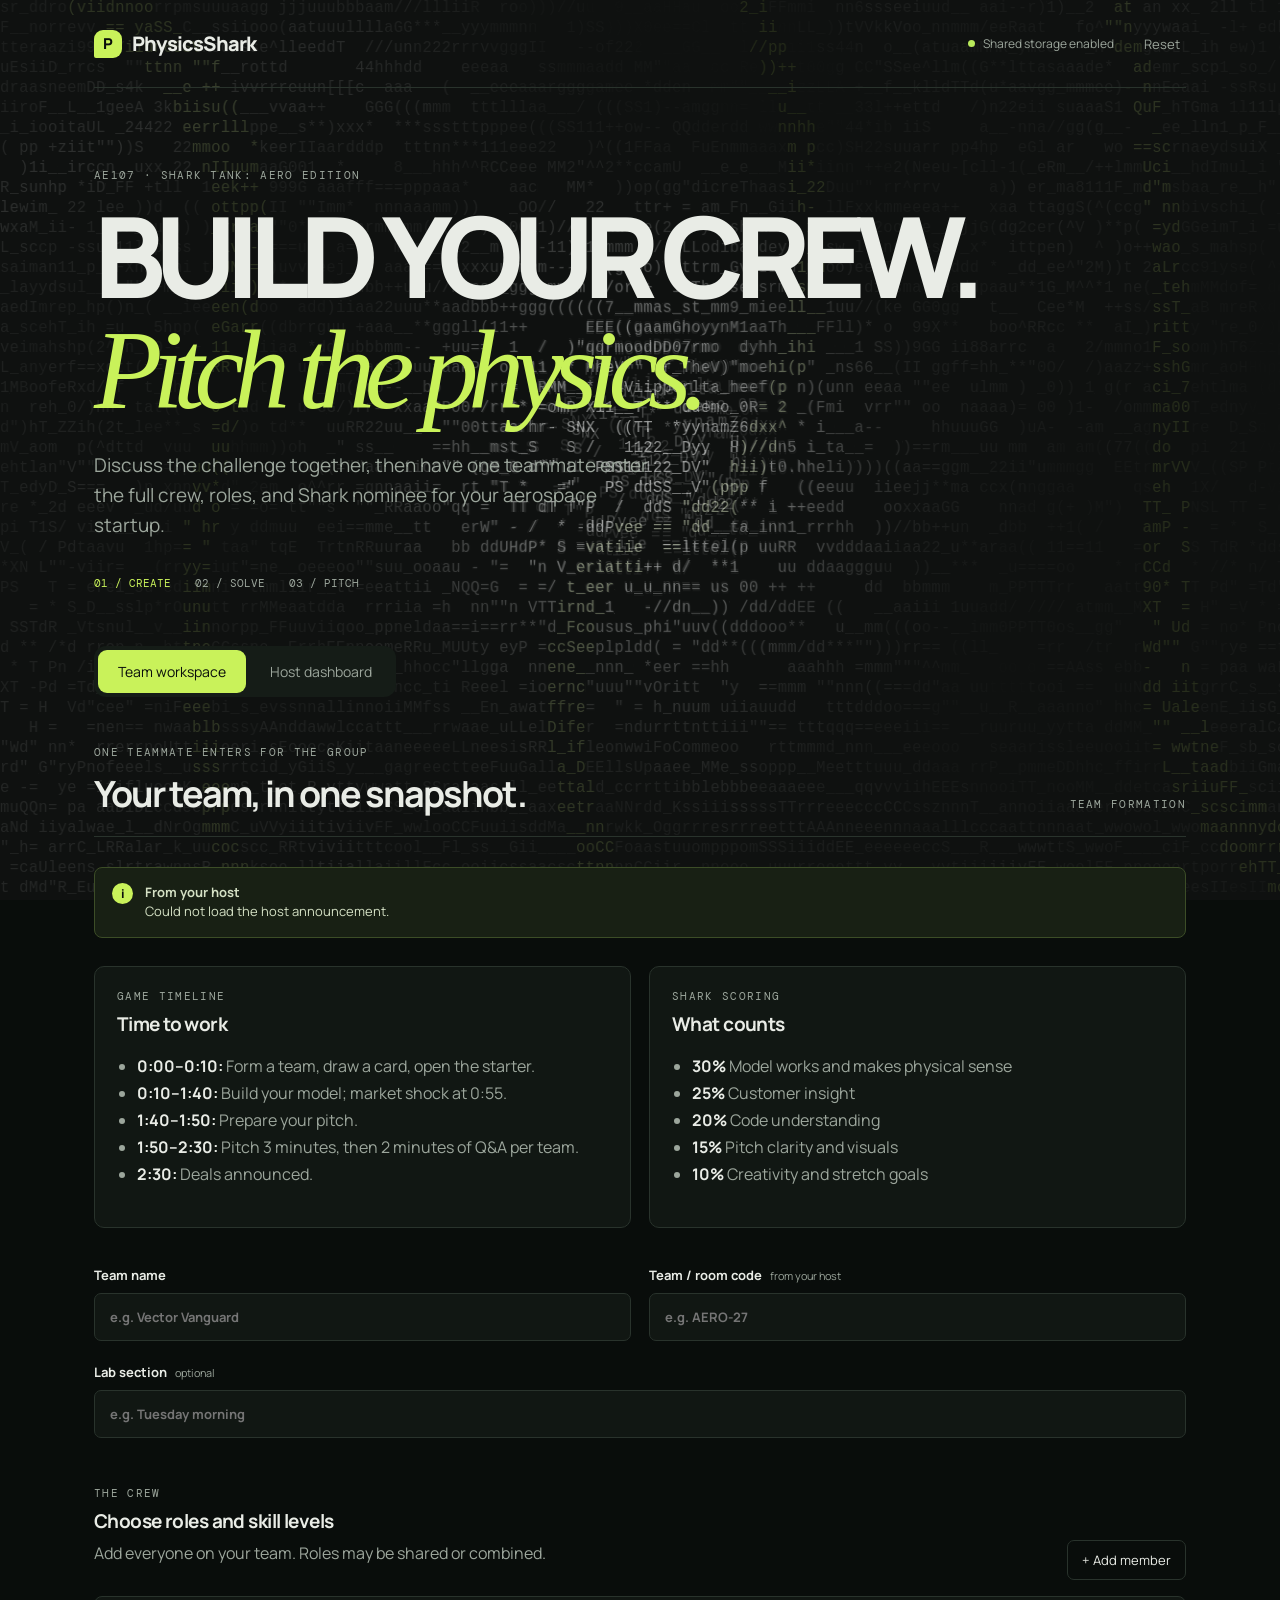
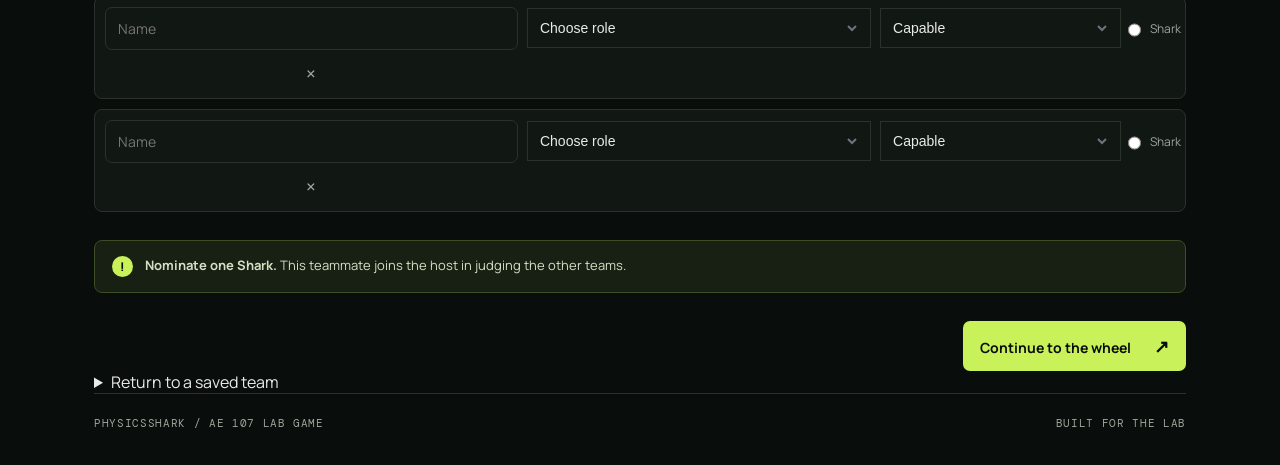
<file: index.html>
<!doctype html>
<html lang="en">
<head>
  <meta charset="UTF-8" />
  <meta name="viewport" content="width=device-width, initial-scale=1.0" />
  <meta name="theme-color" content="#10151c" />
  <title>PhysicsShark | AE 107 Lab Game</title>
  <link rel="preconnect" href="https://fonts.googleapis.com">
  <link rel="preconnect" href="https://fonts.gstatic.com" crossorigin>
  <link href="https://fonts.googleapis.com/css2?family=DM+Mono:wght@400;500&family=Manrope:wght@400;600;700;800&display=swap" rel="stylesheet">
  <link rel="stylesheet" href="styles.css" />
  <style>
    :root{--ink:#e9ece6;--muted:#9ca69c;--paper:#090d0b;--card:#111713;--line:#29332c;--orange:#c9f25a;--yellow:#d7f679;--blue:#c9f25a;--green:#b8e95a}
    body{background:var(--paper);color:var(--ink)}
    #field{position:fixed;inset:0;width:100%;height:100%;opacity:.6;pointer-events:none;z-index:0}.shell{position:relative;z-index:1}@media(prefers-reduced-motion:reduce){#field{display:none}}
    .topbar{border-color:var(--line)}.brand-mark{background:var(--orange);color:#090d0b}.brand{color:var(--ink)}
    .hero{max-width:900px}.hero-copy{color:var(--muted)}h1{font-size:clamp(52px,9vw,112px);letter-spacing:-.09em;text-transform:uppercase}h1 em{font-family:Georgia,serif;color:var(--orange);text-transform:none}.hero-meta span:first-child{color:var(--orange)}
    .mode-switcher{background:#151c17}.mode-button{color:var(--muted)}.mode-button.is-active{background:var(--orange);color:#090d0b}
    .section-heading{border-color:var(--line)}.field small,.helper-copy{color:var(--muted)}input,textarea,select{background:var(--card);color:var(--ink);border-color:var(--line)}input:focus,textarea:focus,select:focus{border-color:var(--orange);box-shadow:0 0 0 3px #c9f25a25}
    .small-button,.secondary-button{background:transparent;color:var(--ink);border-color:var(--line)}.small-button:hover,.secondary-button:hover{border-color:var(--orange);color:var(--orange)}.primary-button{background:var(--orange);color:#090d0b}.primary-button:hover{background:#d7f679}
    .member-row,.host-card{background:var(--card);border-color:var(--line)}.notice{background:#182014;border-color:#3c4d27}.notice p{color:#d4e0c4}.notice-icon{background:var(--orange);color:#090d0b}.empty-state{background:#111713}.pill{background:#202a22;color:#c5cec3}.pill.shark{background:#2d3a1f;color:var(--orange)}footer{border-color:var(--line)}
    .wheel-screen{text-align:center;padding:30px 0 60px}.wheel-stage{position:relative;width:min(82vw,380px);margin:30px auto}.wheel-pointer{position:absolute;top:-13px;left:50%;transform:translateX(-50%);z-index:1;color:#c9f25a;font-size:30px}.wheel{width:100%;aspect-ratio:1;border:7px solid #c9f25a;border-radius:50%;position:relative;background:conic-gradient(#293c27 0deg 60deg,#17211a 60deg 120deg,#354429 120deg 180deg,#182820 180deg 240deg,#3b4c2d 240deg 300deg,#202d20 300deg 360deg);transition:transform 4s cubic-bezier(.12,.7,.15,1)}.wheel span{position:absolute;left:50%;top:50%;font:700 13px Manrope,sans-serif;color:#fff;transform:rotate(var(--a)) translateY(-130px) rotate(calc(-1 * var(--a)));white-space:nowrap}.wheel-result{min-height:80px;margin:24px 0}.wheel-result h3{font-size:28px}.wheel-status{color:var(--muted)}[hidden]{display:none!important}@media(max-width:450px){.wheel span{transform:rotate(var(--a)) translateY(-100px) rotate(calc(-1 * var(--a)));font-size:11px}}
    .download-screen{text-align:center;padding:50px 0 70px}.download-links{display:flex;gap:12px;justify-content:center;flex-wrap:wrap;margin:28px 0}.download-links a{text-decoration:none;display:inline-block}.download-screen p{color:var(--muted);line-height:1.6}
    .wheel span{width:80px;text-align:center;margin-left:-40px;margin-top:-8px}
    .wheel{--wheel-turn:0deg}.wheel span{transform:rotate(var(--a)) translateY(-130px) rotate(calc(-1 * (var(--a) + var(--wheel-turn))));transition:transform 4s cubic-bezier(.12,.7,.15,1);font-size:18px}.wheel.spinning span{animation:number-glow .7s ease-in-out infinite alternate}@keyframes number-glow{from{color:#e9ece6;text-shadow:0 0 2px #c9f25a55}to{color:#c9f25a;text-shadow:0 0 12px #c9f25aaa}}@media(max-width:450px){.wheel span{transform:rotate(var(--a)) translateY(-100px) rotate(calc(-1 * (var(--a) + var(--wheel-turn))));font-size:16px}}@media(prefers-reduced-motion:reduce){.wheel.spinning span{animation:none}}
    .handout{display:grid;grid-template-columns:1fr 1fr;gap:18px;margin:25px 0 38px}.handout section,.upload-panel{background:var(--card);border:1px solid var(--line);border-radius:10px;padding:22px}.handout ul{padding-left:20px;color:var(--muted);line-height:1.7}.handout strong{color:var(--ink)}.upload-panel{text-align:left;margin:30px auto;max-width:600px}.upload-panel input{margin:12px 0}.work-files{display:flex;gap:8px;flex-wrap:wrap;margin-top:12px}.question{line-height:1.5;color:var(--muted);font-size:14px;margin-top:12px}@media(max-width:700px){.handout{grid-template-columns:1fr}}
  </style>
</head>
<body>
  <canvas id="field" aria-hidden="true"></canvas>
  <main class="shell">
    <header class="topbar">
      <a class="brand" href="#top" aria-label="PhysicsShark home"><span class="brand-mark">P</span><span>PhysicsShark</span></a>
      <div class="topbar-actions">
        <span id="connectionBadge" class="connection-badge"><i></i> Local workspace</span>
        <button class="text-button" id="resetButton" type="button">Reset</button>
      </div>
    </header>

    <section class="hero" id="top">
      <div class="eyebrow">AE107 · Shark Tank: Aero Edition</div>
      <h1>Build your crew.<br><em>Pitch the physics.</em></h1>
      <p class="hero-copy">Discuss the challenge together, then have one teammate enter the full crew, roles, and Shark nominee for your aerospace startup.</p>
      <div class="hero-meta"><span>01 / CREATE</span><span>02 / SOLVE</span><span>03 / PITCH</span></div>
    </section>

    <div class="mode-switcher" role="tablist" aria-label="App mode">
      <button class="mode-button is-active" data-mode="team" role="tab" aria-selected="true">Team workspace</button>
      <button class="mode-button" data-mode="host" role="tab" aria-selected="false">Host dashboard</button>
    </div>

    <section id="teamView" class="view active-view" aria-labelledby="teamTitle">
      <div class="section-heading"><div><div class="eyebrow">One teammate enters for the group</div><h2 id="teamTitle">Your team, in one snapshot.</h2></div><span class="step-label">TEAM FORMATION</span></div>
      <div class="notice"><span class="notice-icon">i</span><p><strong>From your host</strong><br><span id="studentAnnouncement">Waiting for the host to post the room code.</span><br><strong id="studentRoomCode"></strong> <button id="studentCopyCode" class="small-button" type="button" hidden>Copy code</button></p></div>
      <div class="handout"><section><div class="eyebrow">Game timeline</div><h3>Time to work</h3><ul><li><strong>0:00–0:10:</strong> Form a team, draw a card, open the starter.</li><li><strong>0:10–1:40:</strong> Build your model; market shock at 0:55.</li><li><strong>1:40–1:50:</strong> Prepare your pitch.</li><li><strong>1:50–2:30:</strong> Pitch 3 minutes, then 2 minutes of Q&amp;A per team.</li><li><strong>2:30:</strong> Deals announced.</li></ul></section><section><div class="eyebrow">Shark scoring</div><h3>What counts</h3><ul><li><strong>30%</strong> Model works and makes physical sense</li><li><strong>25%</strong> Customer insight</li><li><strong>20%</strong> Code understanding</li><li><strong>15%</strong> Pitch clarity and visuals</li><li><strong>10%</strong> Creativity and stretch goals</li></ul></section></div>
      <form id="teamForm" novalidate>
        <div class="form-grid two-col">
          <label class="field"><span>Team name</span><input id="teamName" required maxlength="40" placeholder="e.g. Vector Vanguard" /></label>
          <label class="field"><span>Team / room code <small>from your host</small></span><input id="roomCode" required maxlength="12" placeholder="e.g. AERO-27" /></label>
        </div>
        <label class="field"><span>Lab section <small>optional</small></span><input id="labSection" maxlength="40" placeholder="e.g. Tuesday morning" /></label>
        <div class="member-header"><div><div class="eyebrow">The crew</div><h3>Choose roles and skill levels</h3><p class="helper-copy">Add everyone on your team. Roles may be shared or combined.</p></div><button type="button" class="small-button" id="addMemberButton">+ Add member</button></div>
        <div id="memberList" class="member-list"></div>
        <div class="notice"><span class="notice-icon">!</span><p><strong>Nominate one Shark.</strong> This teammate joins the host in judging the other teams.</p></div>
        <div class="form-actions"><span id="teamStatus" class="form-status" role="status"></span><button class="primary-button" type="submit">Continue to the wheel <span>↗</span></button></div>
      </form>
      <details id="recoveryArea"><summary>Return to a saved team</summary><form id="recoveryForm"><p>Enter your room code and the recovery code your team received after its spin.</p><label class="field"><span>Room code</span><input id="recoveryRoom" maxlength="12" required></label><label class="field"><span>Team recovery code</span><input id="recoveryCode" maxlength="80" required autocomplete="off"></label><button class="secondary-button" type="submit">Open assignment</button><p id="recoveryStatus" role="status"></p></form></details>
      <section id="wheelScreen" class="wheel-screen" hidden aria-labelledby="wheelTitle"><div class="eyebrow">Challenge selection</div><h2 id="wheelTitle">Wheel of death</h2><p>Spin to discover your team’s challenge.</p><div class="wheel-stage"><div class="wheel-pointer" aria-hidden="true">▼</div><div id="wheel" class="wheel" aria-hidden="true"><span style="--a:30deg">1</span><span style="--a:90deg">2</span><span style="--a:150deg">3</span><span style="--a:210deg">4</span><span style="--a:270deg">5</span><span style="--a:330deg">6</span></div></div><button id="spinButton" class="primary-button" type="button">Spin the wheel</button><p id="spinStatus" role="status"></p></section>
      <section id="downloadScreen" class="download-screen" hidden aria-labelledby="downloadTitle"><div class="eyebrow" id="cardNumber"></div><h2 id="downloadTitle"></h2><p>Your challenge is ready. Open the card and the matching Python starter in new tabs.</p><div class="download-links"><a id="cardDownload" class="primary-button" target="_blank" rel="noopener noreferrer">Open challenge card</a><a id="starterDownload" class="secondary-button" target="_blank" rel="noopener noreferrer">Open Python starter</a></div><p id="wheelStatus" class="wheel-status" role="status"></p><button id="retrySaveButton" class="secondary-button" type="button" hidden>Retry saving</button><div id="uploadPanel" class="upload-panel" hidden><div class="eyebrow">Submit your work</div><h3>Share your team's files</h3><p>Save this recovery code and your room code to return from another computer. Your host can also look up the code.</p><p>Room: <strong id="savedRoomCode"></strong><br>Recovery code: <strong id="savedTeamCode" style="overflow-wrap:anywhere"></strong></p><button id="copyRecovery" class="secondary-button" type="button">Copy recovery code</button><p>Upload code, prompt logs, plots, or a short report. Up to 2 MB per file. Keep this page open until the upload finishes.</p><label class="field"><span>Choose one or more files</span><input id="workFiles" type="file" multiple></label><button id="uploadWork" class="primary-button" type="button">Upload work</button><p id="uploadStatus" role="status"></p></div><button id="newTeamButton" class="secondary-button" type="button">Enter another team</button></section>
    </section>

    <section id="hostView" class="view" aria-labelledby="hostTitle">
      <div class="section-heading"><div><div class="eyebrow">Instructor controls</div><h2 id="hostTitle">Run the room.</h2></div><span class="step-label">HOST MODE</span></div>
      <form id="hostLogin"><label class="field"><span>Host password</span><input id="hostPassword" type="password" autocomplete="current-password" required></label><button class="primary-button" type="submit">Enter dashboard</button><p id="hostLoginStatus" role="status"></p></form>
      <div id="hostControls" hidden>
      <button id="hostLogout" class="secondary-button" type="button">Sign out</button>
      <div class="host-grid">
        <div class="host-card setup-card"><div class="card-label">Live room</div><div class="room-code-display" id="hostRoomCode">----</div><p>Share this same code with all three lab sections today. Entries appear here when shared storage is configured.</p><div class="host-controls"><button class="primary-button" id="newRoomButton" type="button">New room <span>↗</span></button><button class="secondary-button" id="copyCodeButton" type="button">Copy code</button></div></div>
        <div class="host-card prompt-card"><div class="card-label">Student announcement</div><label class="field"><span>Message to the class</span><textarea id="challengePrompt" rows="4" placeholder="Enter your team and spin the wheel!"></textarea></label><button class="secondary-button" id="savePromptButton" type="button">Post message and room code</button><p id="announcementStatus" role="status"></p></div>
      </div>
      <div class="dashboard-toolbar"><div><div class="eyebrow">Submissions</div><h3 id="submissionCount">0 teams ready</h3></div><div class="toolbar-actions"><button class="secondary-button" id="exportButton" type="button">Export JSON</button><button class="secondary-button" id="importButton" type="button">Import JSON</button><input id="importFile" type="file" accept="application/json" hidden></div></div>
      <div id="submissions" class="submissions empty-state"><div class="empty-icon">∅</div><h3>No teams yet</h3><p>Team submissions will collect here. In local mode, use Export JSON to move the room data between computers.</p></div>
      </div>
    </section>

    <footer><span>PhysicsShark / AE 107 Lab Game</span><span>Built for the lab</span></footer>
  </main>
  <script src="flow-field.js"></script>
  <script src="app.js"></script>
</body>
</html>
</file>
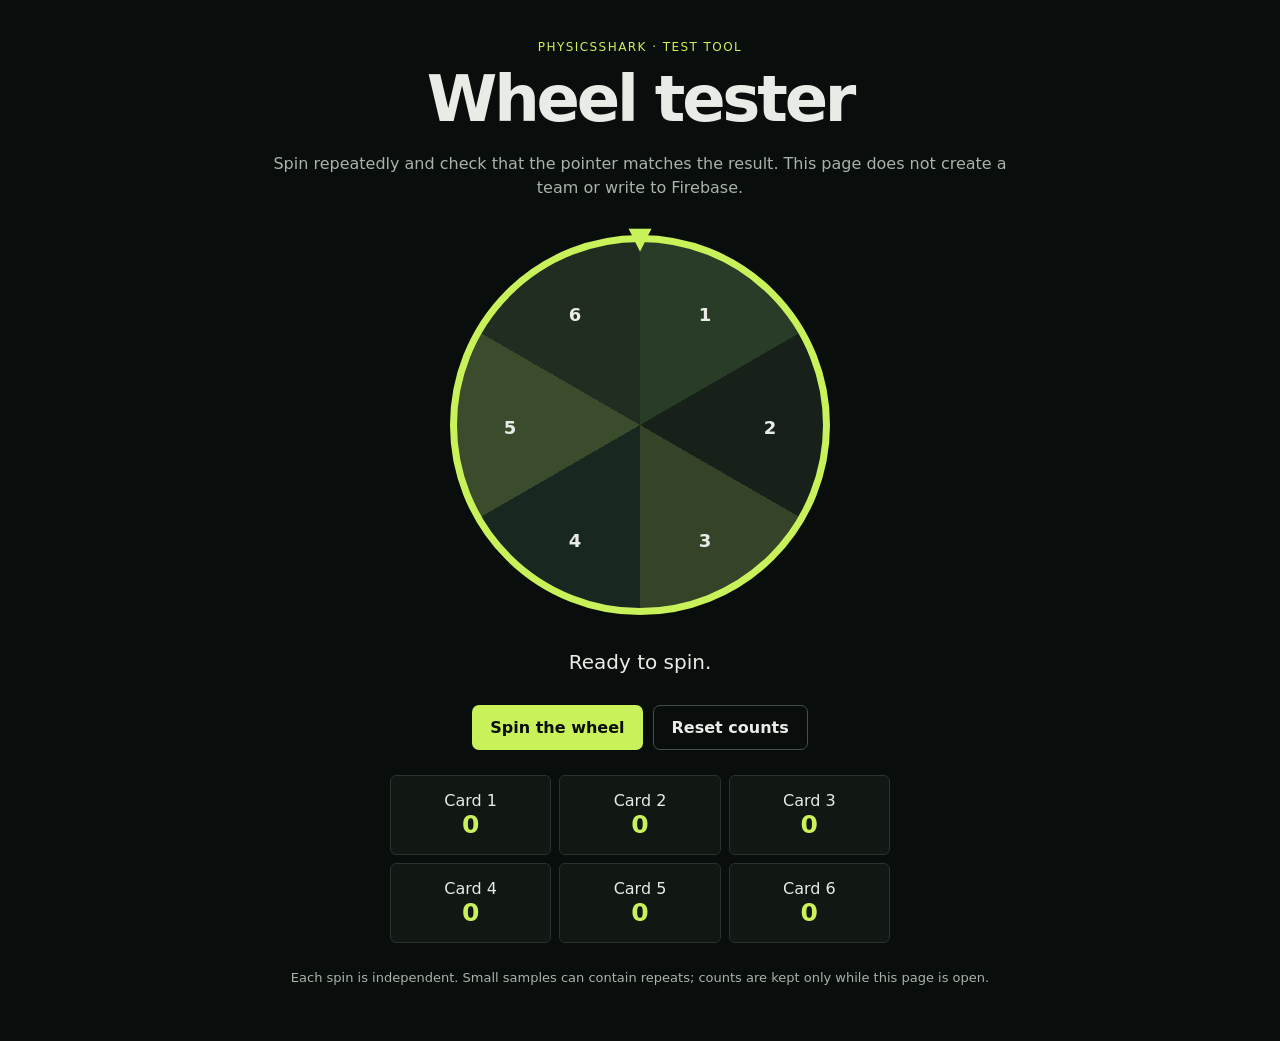
<file: wheel-tester.html>
<!doctype html>
<html lang="en">
<head>
  <meta charset="utf-8">
  <meta name="viewport" content="width=device-width,initial-scale=1">
  <title>PhysicsShark | Wheel tester</title>
  <style>
    *{box-sizing:border-box}body{margin:0;background:#090d0b;color:#e9ece6;font:16px system-ui,sans-serif}main{max-width:800px;margin:auto;padding:40px 20px;text-align:center}h1{font-size:clamp(36px,7vw,64px);letter-spacing:-.05em;margin:8px 0}p{color:#a9b3a9;line-height:1.5}.eyebrow{color:#c9f25a;text-transform:uppercase;letter-spacing:.12em;font-size:12px}.stage{position:relative;width:min(80vw,380px);margin:35px auto}.pointer{position:absolute;top:-15px;left:50%;transform:translateX(-50%);z-index:1;color:#c9f25a;font-size:30px}.wheel{width:100%;aspect-ratio:1;border:7px solid #c9f25a;border-radius:50%;position:relative;background:conic-gradient(#293c27 0deg 60deg,#17211a 60deg 120deg,#354429 120deg 180deg,#182820 180deg 240deg,#3b4c2d 240deg 300deg,#202d20 300deg 360deg);transition:transform 4s cubic-bezier(.12,.7,.15,1)}.wheel span{position:absolute;left:50%;top:50%;width:80px;margin-left:-40px;margin-top:-8px;text-align:center;font-size:13px;font-weight:700;transform:rotate(var(--a)) translateY(-130px) rotate(calc(-1 * var(--a)))}button{font:inherit;font-weight:700;padding:12px 18px;border-radius:7px;cursor:pointer;background:#c9f25a;color:#090d0b;border:0}button:disabled{opacity:.5;cursor:wait}.secondary{color:#e9ece6;background:transparent;border:1px solid #435047}.controls{display:flex;justify-content:center;gap:10px;flex-wrap:wrap}.result{min-height:55px;font-size:20px;color:#e9ece6}.counts{display:grid;grid-template-columns:repeat(3,1fr);gap:8px;margin:25px auto;max-width:500px}.count{background:#111713;border:1px solid #29332c;padding:15px;border-radius:6px}.count strong{display:block;color:#c9f25a;font-size:25px}.note{font-size:13px}@media(max-width:450px){.wheel span{transform:rotate(var(--a)) translateY(-100px) rotate(calc(-1 * var(--a)));font-size:11px}}
  </style>
  <style>
    .wheel{--wheel-turn:0deg}.wheel span{font-size:18px;transform:rotate(var(--a)) translateY(-130px) rotate(calc(-1 * (var(--a) + var(--wheel-turn))));transition:transform 4s cubic-bezier(.12,.7,.15,1)}.wheel.spinning span{animation:number-glow .7s ease-in-out infinite alternate}@keyframes number-glow{from{color:#e9ece6;text-shadow:0 0 2px #c9f25a55}to{color:#c9f25a;text-shadow:0 0 12px #c9f25aaa}}@media(max-width:450px){.wheel span{transform:rotate(var(--a)) translateY(-100px) rotate(calc(-1 * (var(--a) + var(--wheel-turn))));font-size:16px}}@media(prefers-reduced-motion:reduce){.wheel.spinning span{animation:none}}
  </style>
</head>
<body>
<main>
  <div class="eyebrow">PhysicsShark · test tool</div><h1>Wheel tester</h1>
  <p>Spin repeatedly and check that the pointer matches the result. This page does not create a team or write to Firebase.</p>
  <div class="stage"><div class="pointer" aria-hidden="true">▼</div><div class="wheel" id="wheel" aria-hidden="true"><span style="--a:30deg">1</span><span style="--a:90deg">2</span><span style="--a:150deg">3</span><span style="--a:210deg">4</span><span style="--a:270deg">5</span><span style="--a:330deg">6</span></div></div>
  <div class="result" id="result" role="status" aria-live="polite">Ready to spin.</div>
  <div class="controls"><button id="spin" type="button">Spin the wheel</button><button class="secondary" id="reset" type="button">Reset counts</button></div>
  <div class="counts" id="counts" aria-label="Spin counts"></div><p class="note">Each spin is independent. Small samples can contain repeats; counts are kept only while this page is open.</p>
</main>
<script>
const names=['DropZone Drones','BalloonBet','SoftLanding Inc.','OrbitGuard','Paper Jet Labs','RedPlanet Hoppers'];
const counts=Array(6).fill(0);let angle=0;
const wheel=document.getElementById('wheel'),spin=document.getElementById('spin'),reset=document.getElementById('reset'),result=document.getElementById('result'),countBox=document.getElementById('counts');
function chooseCard(){if(globalThis.crypto?.getRandomValues){const draw=new Uint32Array(1);do{crypto.getRandomValues(draw)}while(draw[0]>=4294967292);return draw[0]%names.length}return Math.floor(Math.random()*names.length)}
function render(){countBox.innerHTML=counts.map((n,i)=>`<div class="count">Card ${i+1}<strong>${n}</strong></div>`).join('')}
spin.onclick=()=>{const index=chooseCard(),target=(360-(index*60+30))%360;angle+=1800+(target-(angle%360)+360)%360;spin.disabled=true;reset.disabled=true;result.textContent='Spinning…';wheel.classList.add('spinning');wheel.style.setProperty('--wheel-turn',`${angle}deg`);wheel.style.transform=`rotate(${angle}deg)`;setTimeout(()=>{wheel.classList.remove('spinning');counts[index]++;render();result.textContent=`Card ${index+1} — ${names[index]}`;spin.disabled=false;reset.disabled=false},4000)};
reset.onclick=()=>{counts.fill(0);render();result.textContent='Counts reset.'};render();
</script>
</body>
</html>
</file>
<file: styles.css>
:root{--ink:#11161d;--muted:#6d747d;--paper:#f4f2ed;--card:#fffefa;--line:#d9d6ce;--orange:#ff7048;--yellow:#ffcb5a;--blue:#2c65f5;--green:#2c9b73;--shadow:0 22px 60px #11161d0e}*{box-sizing:border-box}html{scroll-behavior:smooth}body{margin:0;background:var(--paper);color:var(--ink);font-family:Manrope,Arial,sans-serif;font-size:16px}button,input,textarea{font:inherit}button{cursor:pointer}.shell{max-width:1160px;margin:auto;padding:0 34px}.topbar{height:88px;display:flex;align-items:center;justify-content:space-between;border-bottom:1px solid var(--line)}.brand{display:flex;align-items:center;gap:10px;color:var(--ink);font-weight:800;letter-spacing:-.04em;font-size:20px;text-decoration:none}.brand-mark{display:grid;place-items:center;width:28px;height:28px;border-radius:9px 9px 9px 2px;background:var(--orange);color:white;font-size:15px}.topbar-actions{display:flex;align-items:center;gap:24px}.connection-badge{display:flex;align-items:center;gap:8px;color:var(--muted);font-size:12px}.connection-badge i{width:7px;height:7px;border-radius:50%;background:var(--yellow);display:block}.connection-badge.shared i{background:var(--green)}.text-button{border:0;background:transparent;color:var(--muted);font-size:13px}.hero{padding:80px 0 56px;max-width:730px}.eyebrow,.card-label,.step-label{font-family:'DM Mono',monospace;text-transform:uppercase;letter-spacing:.12em;font-size:11px;color:var(--muted)}h1,h2,h3,p{margin-top:0}h1{font-size:clamp(48px,8vw,88px);line-height:.98;letter-spacing:-.075em;margin:19px 0 24px;font-weight:800}h1 em{font-family:Georgia,serif;font-weight:400;color:var(--orange)}.hero-copy{font-size:19px;line-height:1.6;color:var(--muted);max-width:570px}.hero-meta{display:flex;gap:24px;margin-top:35px;font:11px 'DM Mono',monospace;color:var(--muted)}.hero-meta span:first-child{color:var(--orange)}.mode-switcher{display:flex;gap:4px;background:#e7e4dd;padding:4px;border-radius:12px;width:max-content;margin-bottom:48px}.mode-button{border:0;background:transparent;padding:12px 20px;border-radius:9px;color:var(--muted);font-size:14px}.mode-button.is-active{background:var(--ink);color:white}.view{display:none}.active-view{display:block}.section-heading{display:flex;justify-content:space-between;align-items:end;border-bottom:1px solid var(--line);padding-bottom:18px;margin-bottom:30px}h2{font-size:36px;letter-spacing:-.055em;margin:10px 0 0}h3{font-size:19px;letter-spacing:-.03em;margin:8px 0}.step-label{padding-bottom:7px}.form-grid{display:grid;gap:18px}.two-col{grid-template-columns:1fr 1fr}.field{display:flex;flex-direction:column;gap:9px;margin-bottom:22px;font-size:13px;font-weight:700}.field small{font-weight:400;color:var(--muted);margin-left:5px}input,textarea{width:100%;border:1px solid var(--line);border-radius:7px;background:var(--card);padding:14px 15px;color:var(--ink);outline:none;transition:border .2s,box-shadow .2s}textarea{resize:vertical;line-height:1.5}input:focus,textarea:focus{border-color:var(--blue);box-shadow:0 0 0 3px #2c65f51c}.member-header{display:flex;justify-content:space-between;align-items:end;margin:48px 0 16px}.small-button,.secondary-button{border:1px solid var(--line);background:var(--card);border-radius:7px;padding:10px 14px;color:var(--ink);font-size:13px}.small-button:hover,.secondary-button:hover{border-color:var(--ink)}.member-list{display:grid;gap:10px}.member-row{display:grid;grid-template-columns:1.2fr 1fr .7fr 45px;gap:9px;align-items:center;background:var(--card);border:1px solid var(--line);padding:10px;border-radius:8px}.member-row input,.member-row select{padding:11px 12px;font-size:14px}.member-row select{appearance:none;background:var(--card) url("data:image/svg+xml,%3Csvg xmlns='http://www.w3.org/2000/svg' width='12' height='12' fill='none' stroke='%236d747d' stroke-width='2'%3E%3Cpath d='m2 4 4 4 4-4'/%3E%3C/svg%3E") no-repeat right 12px center}.remove-member{border:0;background:transparent;color:#a7a7a3;font-size:20px}.remove-member:hover{color:var(--orange)}.shark-choice{display:flex;align-items:center;justify-content:center;gap:6px;color:var(--muted);font-size:12px}.shark-choice input{width:16px;height:16px;accent-color:var(--orange)}.notice{display:flex;gap:12px;align-items:flex-start;background:#fff3dc;border:1px solid #f3d9a3;padding:15px 17px;border-radius:8px;margin:28px 0}.notice-icon{display:grid;place-items:center;background:var(--yellow);width:21px;height:21px;border-radius:50%;font-weight:800;font-size:12px}.notice p{font-size:13px;line-height:1.5;margin:0;color:#705522}.form-actions{display:flex;align-items:center;justify-content:flex-end;gap:18px;margin-top:28px}.form-status{font-size:13px;color:var(--green)}.primary-button{border:0;border-radius:7px;background:var(--orange);color:white;padding:13px 17px;font-weight:700;font-size:14px}.primary-button:hover{background:#ed5b35}.primary-button span{margin-left:20px;font-size:18px}.host-grid{display:grid;grid-template-columns:1fr 1.35fr;gap:18px}.host-card{background:var(--card);border:1px solid var(--line);border-radius:10px;padding:25px}.host-card p{color:var(--muted);font-size:14px;line-height:1.55;max-width:350px}.room-code-display{font:500 50px 'DM Mono',monospace;letter-spacing:.04em;margin:18px 0 10px}.host-controls{display:flex;gap:9px}.dashboard-toolbar{display:flex;align-items:end;justify-content:space-between;border-bottom:1px solid var(--line);padding:55px 0 18px}.dashboard-toolbar h3{margin:7px 0 0}.toolbar-actions{display:flex;gap:8px}.submissions{margin:18px 0 70px}.empty-state{text-align:center;padding:70px 20px;background:#eeece6;border-radius:10px}.empty-icon{font:34px Georgia,serif;color:var(--orange)}.empty-state h3{margin:14px 0 7px}.empty-state p{color:var(--muted);font-size:14px}.submission-card{background:var(--card);border:1px solid var(--line);border-radius:10px;padding:21px 22px;margin-bottom:10px;display:grid;grid-template-columns:1fr auto;gap:15px}.submission-card h3{margin:0}.submission-card p{color:var(--muted);font-size:13px;margin:7px 0}.member-pills{display:flex;flex-wrap:wrap;gap:6px;margin-top:12px}.pill{background:#eeece6;border-radius:20px;padding:6px 9px;font-size:12px;color:#51565c}.pill.shark{background:#ffe1d6;color:#a94226}.submission-date{font:11px 'DM Mono',monospace;color:var(--muted)}footer{display:flex;justify-content:space-between;border-top:1px solid var(--line);padding:22px 0 35px;color:var(--muted);font:11px 'DM Mono',monospace;text-transform:uppercase;letter-spacing:.06em}@media(max-width:700px){.shell{padding:0 18px}.topbar{height:72px}.connection-badge{display:none}.hero{padding:56px 0 42px}h1{font-size:56px}.two-col,.host-grid{grid-template-columns:1fr}.member-row{grid-template-columns:1fr 1fr 1fr 28px}.shark-choice{grid-column:1/3;justify-content:flex-start}.member-row select{min-width:0}.section-heading{align-items:start;gap:15px;flex-direction:column}.step-label{padding:0}.mode-switcher{width:100%}.mode-button{flex:1;padding:12px 8px}.dashboard-toolbar{align-items:start;gap:20px;flex-direction:column}.toolbar-actions{width:100%}.toolbar-actions button{flex:1}.submission-card{grid-template-columns:1fr}footer{gap:15px;flex-direction:column}}
</file>
